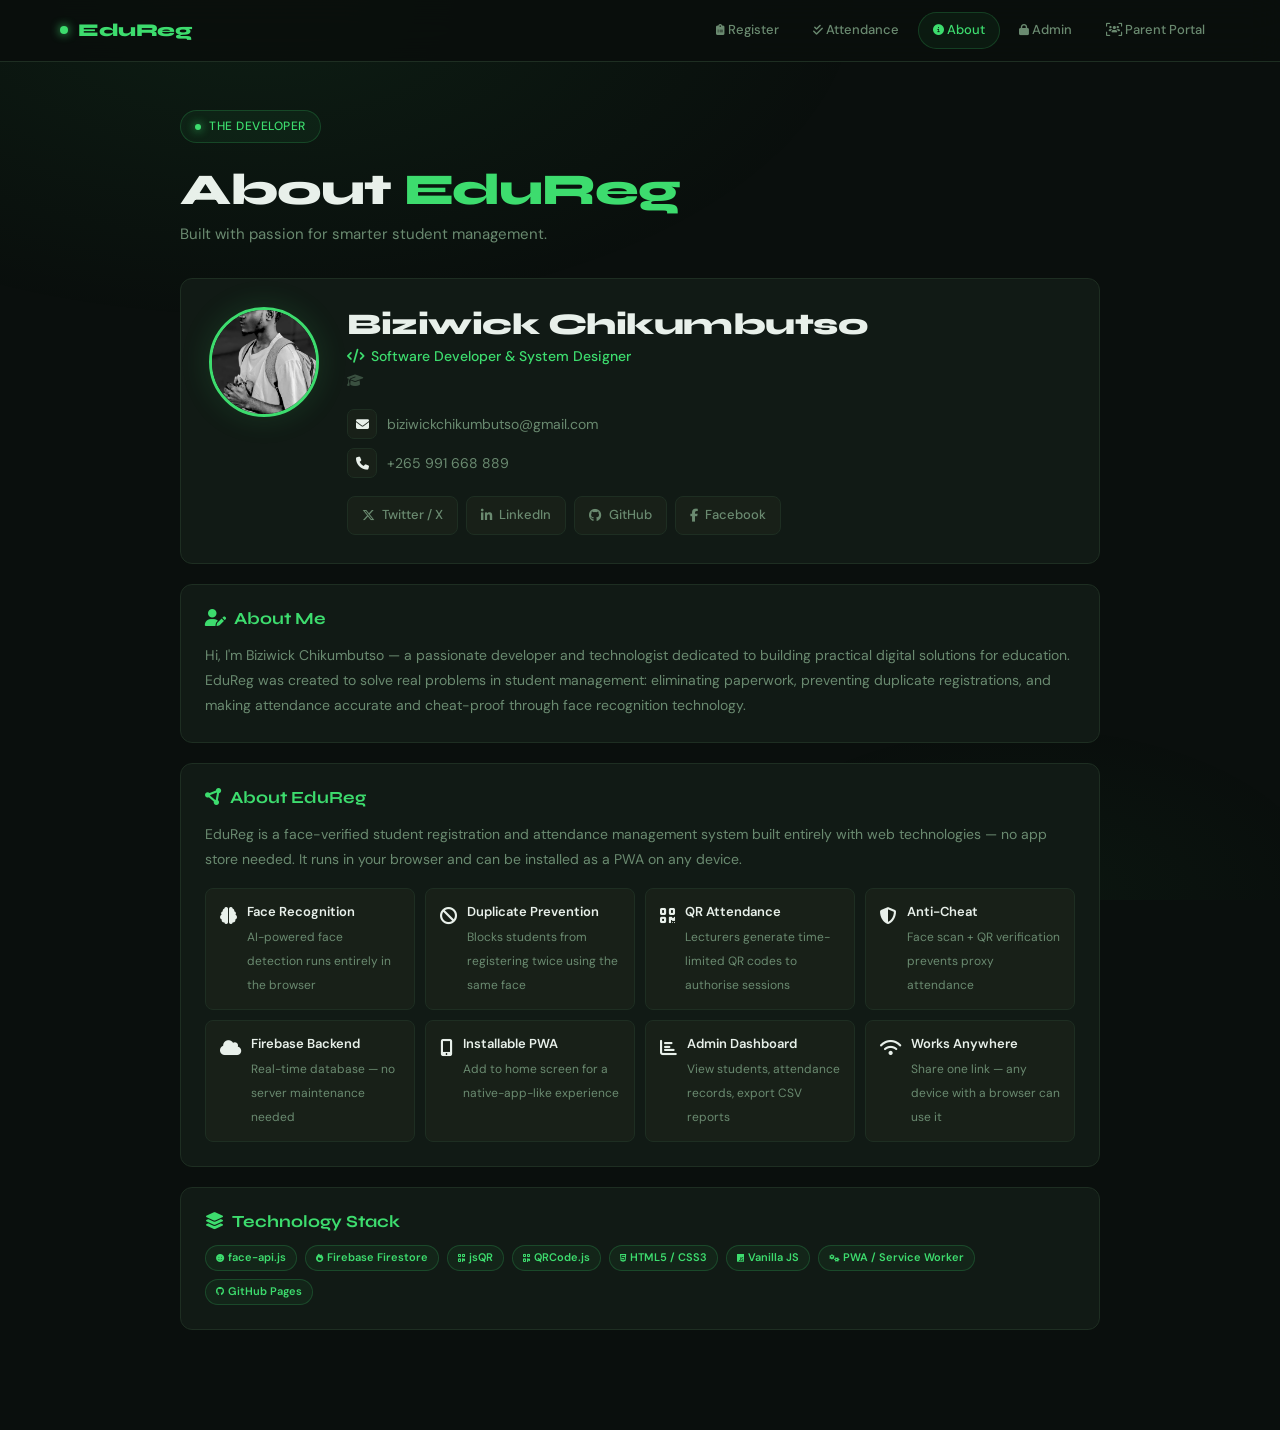
<file: about.html>
<!DOCTYPE html>
<html lang="en">
<head>
  <meta charset="UTF-8"/>
  <meta name="viewport" content="width=device-width, initial-scale=1.0"/>
  <meta name="theme-color" content="#3ddc6e"/>
  <link rel="manifest" href="manifest.json"/>
  <title>About — EduReg</title>
  <link rel="stylesheet" href="style.css"/>
  <link rel="stylesheet" href="https://cdnjs.cloudflare.com/ajax/libs/font-awesome/6.5.0/css/all.min.css"/>
</head>
<body>
<nav class="nav">
  <div class="nav-inner">
    <a href="index.html" class="nav-logo"><span class="nav-logo-dot"></span>EduReg</a>
    <div class="nav-links">
      <a href="index.html" class="nav-link"><i class="fa-solid fa-clipboard-list fa-sm"></i> Register</a>
      <a href="attendance.html" class="nav-link"><i class="fa-solid fa-check-double fa-sm"></i> Attendance</a>
      <a href="about.html" class="nav-link active"><i class="fa-solid fa-circle-info fa-sm"></i> About</a>
      <a href="admin.html" class="nav-link"><i class="fa-solid fa-lock fa-sm"></i> Admin</a>
      <!-- Add to nav-links in all pages -->
      <a href="parent.html" class="nav-link"><i class="fa-solid fa-users-viewfinder"></i> Parent Portal</a>
    </div>
    <button class="nav-burger" id="burgerBtn" onclick="toggleMenu()" aria-label="Menu">
      <span></span><span></span><span></span>
    </button>
  </div>
</nav>
<div class="nav-drawer" id="navDrawer">
  <a href="index.html" class="nav-link"><i class="fa-solid fa-clipboard-list"></i> Register</a>
  <a href="attendance.html" class="nav-link"><i class="fa-solid fa-check-double"></i> Attendance</a>
  <a href="about.html" class="nav-link active"><i class="fa-solid fa-circle-info"></i> About</a>
  <a href="admin.html" class="nav-link"><i class="fa-solid fa-lock"></i> Admin Panel</a>
</div>

<div class="container" style="padding-bottom:80px;">
  <div class="about-hero">
    <div class="hero-badge"><span class="nav-logo-dot" style="width:6px;height:6px;"></span>The Developer</div>
    <h1 style="font-size:clamp(26px,5vw,44px);font-weight:800;letter-spacing:-1px;margin-bottom:6px;">About <span style="color:var(--accent)">EduReg</span></h1>
    <p style="color:var(--text-muted);font-size:15px;">Built with passion for smarter student management.</p>
  </div>

  <!-- PROFILE CARD -->
  <div class="about-card">
    <img class="about-avatar" src="[data-uri]" alt="Biziwick Chikumbutso" style="object-fit:cover;"/>
    <div class="about-info">
      <h1>Biziwick Chikumbutso</h1>
      <p class="about-role"><i class="fa-solid fa-code" style="margin-right:6px;"></i>Software Developer &amp; System Designer</p>
      <p class="about-uni"><i class="fa-solid fa-graduation-cap" style="margin-right:6px;color:var(--text-dim);"></i><!-- SET YOUR UNIVERSITY/INSTITUTION HERE --></p>

      <div class="about-contacts">
        <div class="about-contact-row">
          <div class="contact-icon"><i class="fa-solid fa-envelope"></i></div>
          <a href="mailto:biziwickchikumbutso@gmail.com">biziwickchikumbutso@gmail.com</a>
        </div>
        <div class="about-contact-row">
          <div class="contact-icon"><i class="fa-solid fa-phone"></i></div>
          <a href="tel:+265991668889">+265 991 668 889</a>
        </div>
      </div>

      <div class="socials-row">
        <a href="#" class="social-btn" target="_blank">
          <i class="fa-brands fa-x-twitter"></i> Twitter / X
        </a>
        <a href="#" class="social-btn" target="_blank">
          <i class="fa-brands fa-linkedin-in"></i> LinkedIn
        </a>
        <a href="#" class="social-btn" target="_blank">
          <i class="fa-brands fa-github"></i> GitHub
        </a>
        <a href="#" class="social-btn" target="_blank">
          <i class="fa-brands fa-facebook-f"></i> Facebook
        </a>
      </div>
    </div>
  </div>

  <!-- BIO -->
  <div class="about-section">
    <h2><i class="fa-solid fa-user-pen" style="margin-right:8px;"></i>About Me</h2>
    <p>Hi, I'm Biziwick Chikumbutso — a passionate developer and technologist dedicated to building practical digital solutions for education. EduReg was created to solve real problems in student management: eliminating paperwork, preventing duplicate registrations, and making attendance accurate and cheat-proof through face recognition technology.</p>
  </div>

  <!-- SYSTEM INFO -->
  <div class="about-section">
    <h2><i class="fa-solid fa-circle-nodes" style="margin-right:8px;"></i>About EduReg</h2>
    <p style="margin-bottom:16px;">EduReg is a face-verified student registration and attendance management system built entirely with web technologies — no app store needed. It runs in your browser and can be installed as a PWA on any device.</p>
    <div class="feature-list">
      <div class="feature-item">
        <span class="feature-item-icon"><i class="fa-solid fa-brain"></i></span>
        <div class="feature-item-text">
          <strong>Face Recognition</strong>
          <span>AI-powered face detection runs entirely in the browser</span>
        </div>
      </div>
      <div class="feature-item">
        <span class="feature-item-icon"><i class="fa-solid fa-ban"></i></span>
        <div class="feature-item-text">
          <strong>Duplicate Prevention</strong>
          <span>Blocks students from registering twice using the same face</span>
        </div>
      </div>
      <div class="feature-item">
        <span class="feature-item-icon"><i class="fa-solid fa-qrcode"></i></span>
        <div class="feature-item-text">
          <strong>QR Attendance</strong>
          <span>Lecturers generate time-limited QR codes to authorise sessions</span>
        </div>
      </div>
      <div class="feature-item">
        <span class="feature-item-icon"><i class="fa-solid fa-shield-halved"></i></span>
        <div class="feature-item-text">
          <strong>Anti-Cheat</strong>
          <span>Face scan + QR verification prevents proxy attendance</span>
        </div>
      </div>
      <div class="feature-item">
        <span class="feature-item-icon"><i class="fa-solid fa-cloud"></i></span>
        <div class="feature-item-text">
          <strong>Firebase Backend</strong>
          <span>Real-time database — no server maintenance needed</span>
        </div>
      </div>
      <div class="feature-item">
        <span class="feature-item-icon"><i class="fa-solid fa-mobile-screen-button"></i></span>
        <div class="feature-item-text">
          <strong>Installable PWA</strong>
          <span>Add to home screen for a native-app-like experience</span>
        </div>
      </div>
      <div class="feature-item">
        <span class="feature-item-icon"><i class="fa-solid fa-chart-bar"></i></span>
        <div class="feature-item-text">
          <strong>Admin Dashboard</strong>
          <span>View students, attendance records, export CSV reports</span>
        </div>
      </div>
      <div class="feature-item">
        <span class="feature-item-icon"><i class="fa-solid fa-wifi"></i></span>
        <div class="feature-item-text">
          <strong>Works Anywhere</strong>
          <span>Share one link — any device with a browser can use it</span>
        </div>
      </div>
    </div>
  </div>

  <!-- STACK -->
  <div class="about-section">
    <h2><i class="fa-solid fa-layer-group" style="margin-right:8px;"></i>Technology Stack</h2>
    <div style="display:flex;gap:8px;flex-wrap:wrap;margin-top:4px;">
      <span class="badge"><i class="fa-solid fa-face-smile fa-xs" style="margin-right:4px;"></i>face-api.js</span>
      <span class="badge"><i class="fa-solid fa-fire fa-xs" style="margin-right:4px;"></i>Firebase Firestore</span>
      <span class="badge"><i class="fa-solid fa-qrcode fa-xs" style="margin-right:4px;"></i>jsQR</span>
      <span class="badge"><i class="fa-solid fa-qrcode fa-xs" style="margin-right:4px;"></i>QRCode.js</span>
      <span class="badge"><i class="fa-brands fa-html5 fa-xs" style="margin-right:4px;"></i>HTML5 / CSS3</span>
      <span class="badge"><i class="fa-brands fa-js fa-xs" style="margin-right:4px;"></i>Vanilla JS</span>
      <span class="badge"><i class="fa-solid fa-gears fa-xs" style="margin-right:4px;"></i>PWA / Service Worker</span>
      <span class="badge"><i class="fa-brands fa-github fa-xs" style="margin-right:4px;"></i>GitHub Pages</span>
    </div>
  </div>
</div>

<div class="toast-container" id="toastContainer"></div>

<script>
function toggleMenu(){ const b=document.getElementById('burgerBtn'),d=document.getElementById('navDrawer'); b.classList.toggle('open'); d.classList.toggle('open'); }
window.toggleMenu=toggleMenu;
document.getElementById('navDrawer').querySelectorAll('.nav-link').forEach(l=>l.addEventListener('click',()=>{ document.getElementById('burgerBtn').classList.remove('open'); document.getElementById('navDrawer').classList.remove('open'); }));
</script>
</body>
</html>
</file>
<file: style.css>
@import url('https://fonts.googleapis.com/css2?family=Syne:wght@400;600;700;800&family=DM+Sans:ital,wght@0,300;0,400;0,500;1,300&display=swap');

*, *::before, *::after { box-sizing: border-box; margin: 0; padding: 0; }

:root {
  --bg: #0a0f0d;
  --surface: #111a15;
  --surface2: #182018;
  --border: #1e2e22;
  --accent: #3ddc6e;
  --accent-dim: #2aad52;
  --accent-glow: rgba(61,220,110,0.15);
  --accent-glow2: rgba(61,220,110,0.06);
  --text: #e8f0ea;
  --text-muted: #6a8a70;
  --text-dim: #3a5040;
  --danger: #f05a5a;
  --warn: #f0b429;
  --info: #5ab4f0;
  --radius: 12px;
  --radius-sm: 8px;
  --nav-h: 62px;
}

html { scroll-behavior: smooth; }

body {
  font-family: 'DM Sans', sans-serif;
  background: var(--bg);
  color: var(--text);
  min-height: 100vh;
  line-height: 1.6;
  font-size: 15px;
  -webkit-tap-highlight-color: transparent;
}

body::before {
  content: '';
  position: fixed;
  inset: 0;
  background-image: radial-gradient(ellipse 80% 60% at 20% 0%, rgba(61,220,110,0.07) 0%, transparent 60%),
                    radial-gradient(ellipse 50% 40% at 80% 100%, rgba(61,220,110,0.04) 0%, transparent 50%);
  pointer-events: none;
  z-index: 0;
}

h1, h2, h3, h4 { font-family: 'Syne', sans-serif; line-height: 1.15; }

.container { max-width: 960px; margin: 0 auto; padding: 0 20px; position: relative; z-index: 1; }
.container--wide { max-width: 1200px; margin: 0 auto; padding: 0 20px; position: relative; z-index: 1; }

.nav {
  position: sticky;
  top: 0;
  z-index: 100;
  background: rgba(10,15,13,0.92);
  backdrop-filter: blur(16px);
  border-bottom: 1px solid var(--border);
  height: var(--nav-h);
}
.nav-inner {
  display: flex;
  align-items: center;
  justify-content: space-between;
  max-width: 1200px;
  margin: 0 auto;
  padding: 0 20px;
  height: 100%;
}
.nav-logo {
  font-family: 'Syne', sans-serif;
  font-weight: 800;
  font-size: 18px;
  color: var(--accent);
  letter-spacing: -0.5px;
  text-decoration: none;
  display: flex;
  align-items: center;
  gap: 10px;
  flex-shrink: 0;
  z-index: 201;
}
.nav-logo-dot {
  width: 8px;
  height: 8px;
  border-radius: 50%;
  background: var(--accent);
  box-shadow: 0 0 10px var(--accent);
  animation: pulse 2s ease-in-out infinite;
}
.nav-links { display: flex; align-items: center; gap: 4px; }
.nav-link {
  color: var(--text-muted);
  text-decoration: none;
  font-size: 13px;
  font-weight: 500;
  padding: 7px 14px;
  border-radius: 20px;
  border: 1px solid transparent;
  transition: all 0.2s;
  white-space: nowrap;
}
.nav-link:hover { color: var(--accent); border-color: var(--border); }
.nav-link.active { color: var(--accent); background: var(--accent-glow2); border-color: rgba(61,220,110,0.2); }
.nav-burger {
  display: none;
  background: none;
  border: none;
  cursor: pointer;
  color: var(--text-muted);
  padding: 8px;
  flex-direction: column;
  gap: 5px;
  z-index: 201;
}
.nav-burger span { display: block; width: 22px; height: 2px; background: currentColor; border-radius: 2px; transition: all 0.3s; }
.nav-burger.open span:nth-child(1) { transform: translateY(7px) rotate(45deg); }
.nav-burger.open span:nth-child(2) { opacity: 0; transform: scaleX(0); }
.nav-burger.open span:nth-child(3) { transform: translateY(-7px) rotate(-45deg); }
.nav-drawer {
  display: none;
  position: fixed;
  top: var(--nav-h);
  left: 0;
  right: 0;
  bottom: 0;
  background: rgba(10,15,13,0.98);
  backdrop-filter: blur(20px);
  z-index: 99;
  flex-direction: column;
  padding: 28px 20px;
  gap: 6px;
  overflow-y: auto;
  transform: translateX(100%);
  transition: transform 0.3s ease;
}
.nav-drawer.open { transform: translateX(0); }
.nav-drawer .nav-link { font-size: 17px; padding: 14px 18px; border-radius: var(--radius-sm); border: 1px solid var(--border); display: block; }
.nav-drawer .nav-link:hover { background: var(--surface); }
@media (max-width: 768px) {
  .nav-links { display: none; }
  .nav-burger { display: flex; }
  .nav-drawer { display: flex; }
}

.hero { padding: 56px 0 36px; text-align: center; }
.hero-badge {
  display: inline-flex;
  align-items: center;
  gap: 8px;
  background: var(--accent-glow2);
  border: 1px solid rgba(61,220,110,0.2);
  color: var(--accent);
  font-size: 12px;
  font-weight: 500;
  padding: 6px 14px;
  border-radius: 20px;
  margin-bottom: 22px;
  letter-spacing: 0.5px;
  text-transform: uppercase;
}
.hero h1 { font-size: clamp(26px, 6vw, 52px); font-weight: 800; letter-spacing: -1.5px; color: var(--text); margin-bottom: 14px; }
.hero h1 span { color: var(--accent); }
.hero p { font-size: 16px; color: var(--text-muted); max-width: 460px; margin: 0 auto 28px; }

.card { background: var(--surface); border: 1px solid var(--border); border-radius: var(--radius); padding: 28px; }
@media (max-width: 480px) { .card { padding: 18px 15px; } }
.card--glow { box-shadow: 0 0 40px var(--accent-glow2), 0 0 0 1px rgba(61,220,110,0.08); }

.steps { display: flex; margin-bottom: 28px; border-radius: var(--radius); overflow: hidden; border: 1px solid var(--border); }
.step { flex: 1; padding: 12px 10px; display: flex; align-items: center; gap: 8px; background: var(--surface); border-right: 1px solid var(--border); color: var(--text-dim); font-size: 12px; font-weight: 500; cursor: default; transition: all 0.3s; }
.step:last-child { border-right: none; }
.step-num { width: 22px; height: 22px; border-radius: 50%; background: var(--surface2); border: 1px solid var(--border); display: flex; align-items: center; justify-content: center; font-size: 10px; font-weight: 700; flex-shrink: 0; font-family: 'Syne', sans-serif; transition: all 0.3s; }
.step.active { color: var(--accent); background: var(--accent-glow2); }
.step.active .step-num { background: var(--accent); color: var(--bg); border-color: var(--accent); box-shadow: 0 0 12px rgba(61,220,110,0.4); }
.step.done .step-num { background: var(--accent-dim); color: var(--bg); border-color: var(--accent-dim); }
@media (max-width: 480px) { .step-label { display: none; } .step { justify-content: center; } }

.camera-wrap { position: relative; width: 100%; max-width: 420px; margin: 0 auto 18px; border-radius: var(--radius); overflow: hidden; border: 1px solid var(--border); background: #060a08; aspect-ratio: 4/3; }
.camera-wrap video, .camera-wrap canvas { width: 100%; height: 100%; object-fit: cover; display: block; }
.camera-wrap canvas { position: absolute; inset: 0; }
.camera-overlay { position: absolute; inset: 0; display: flex; align-items: center; justify-content: center; flex-direction: column; gap: 12px; background: rgba(6,10,8,0.7); transition: opacity 0.4s; }
.camera-overlay.hidden { opacity: 0; pointer-events: none; }
.camera-scan-ring { width: 130px; height: 130px; border-radius: 50%; border: 2px solid var(--accent); box-shadow: 0 0 30px var(--accent-glow), inset 0 0 30px var(--accent-glow); animation: scanRing 2s ease-in-out infinite; }
@keyframes scanRing { 0%,100%{box-shadow:0 0 20px var(--accent-glow),inset 0 0 20px var(--accent-glow)} 50%{box-shadow:0 0 40px rgba(61,220,110,0.3),inset 0 0 40px rgba(61,220,110,0.1)} }
.camera-status { font-size: 12px; color: var(--text-muted); font-family: 'Syne', sans-serif; letter-spacing: 0.5px; text-align: center; padding: 0 16px; }
.face-detected-bar { position: absolute; bottom: 0; left: 0; right: 0; padding: 10px 14px; background: linear-gradient(to top, rgba(6,10,8,0.9), transparent); font-size: 12px; font-weight: 500; color: var(--accent); font-family: 'Syne', sans-serif; letter-spacing: 0.5px; display: flex; align-items: center; gap: 8px; opacity: 0; transition: opacity 0.3s; }
.face-detected-bar.show { opacity: 1; }
.face-dot { width: 6px; height: 6px; border-radius: 50%; background: var(--accent); animation: pulse 1s ease-in-out infinite; }
.cam-switch-btn {
  position: absolute;
  top: 10px;
  right: 10px;
  width: 38px;
  height: 38px;
  border-radius: 50%;
  background: rgba(10,15,13,0.75);
  border: 1px solid rgba(61,220,110,0.35);
  color: var(--accent);
  font-size: 16px;
  display: flex;
  align-items: center;
  justify-content: center;
  cursor: pointer;
  z-index: 10;
  backdrop-filter: blur(8px);
  transition: background 0.2s, transform 0.2s;
}
.cam-switch-btn:hover { background: rgba(61,220,110,0.15); transform: rotate(30deg); }
.cam-switch-btn:active { transform: rotate(180deg) scale(0.9); }

.alert { border-radius: var(--radius-sm); padding: 13px 16px; margin-bottom: 16px; display: none; align-items: flex-start; gap: 10px; font-size: 14px; }
.alert.show { display: flex; }
.alert-danger { background: rgba(240,90,90,0.08); border: 1px solid rgba(240,90,90,0.3); }
.alert-warn { background: rgba(240,180,41,0.08); border: 1px solid rgba(240,180,41,0.3); }
.alert-success { background: rgba(61,220,110,0.08); border: 1px solid rgba(61,220,110,0.3); }
.alert-icon { font-size: 16px; flex-shrink: 0; margin-top: 1px; }
.alert h4 { font-family: 'Syne', sans-serif; font-size: 13px; margin-bottom: 3px; }
.alert-danger h4 { color: var(--danger); }
.alert-warn h4 { color: var(--warn); }
.alert-success h4 { color: var(--accent); }
.alert p { color: var(--text-muted); font-size: 13px; }

.form-grid { display: grid; grid-template-columns: 1fr 1fr; gap: 14px; }
@media (max-width: 580px) { .form-grid { grid-template-columns: 1fr; } }
.field { display: flex; flex-direction: column; gap: 6px; }
.field.full { grid-column: 1/-1; }
label { font-size: 11px; font-weight: 500; color: var(--text-muted); letter-spacing: 0.5px; text-transform: uppercase; }
input, select, textarea { background: var(--surface2); border: 1px solid var(--border); border-radius: var(--radius-sm); color: var(--text); font-family: 'DM Sans', sans-serif; font-size: 15px; padding: 12px 14px; outline: none; transition: border-color 0.2s, box-shadow 0.2s; width: 100%; }
input:focus, select:focus, textarea:focus { border-color: var(--accent); box-shadow: 0 0 0 3px var(--accent-glow); }
input::placeholder, textarea::placeholder { color: var(--text-dim); }

.btn { display: inline-flex; align-items: center; justify-content: center; gap: 8px; font-family: 'Syne', sans-serif; font-size: 14px; font-weight: 700; padding: 12px 22px; border-radius: var(--radius-sm); border: none; cursor: pointer; transition: all 0.2s; letter-spacing: 0.3px; text-decoration: none; white-space: nowrap; }
.btn-primary { background: var(--accent); color: var(--bg); box-shadow: 0 4px 20px rgba(61,220,110,0.3); }
.btn-primary:hover { background: #4fff85; box-shadow: 0 4px 28px rgba(61,220,110,0.5); transform: translateY(-1px); }
.btn-primary:active { transform: translateY(0); }
.btn-primary:disabled { opacity: 0.4; cursor: not-allowed; transform: none; box-shadow: none; }
.btn-outline { background: transparent; color: var(--text-muted); border: 1px solid var(--border); }
.btn-outline:hover { border-color: var(--accent); color: var(--accent); }
.btn-danger { background: var(--danger); color: #fff; }
.btn-danger:hover { background: #e04040; transform: translateY(-1px); }
.btn-sm { padding: 7px 13px; font-size: 12px; }
.btn-full { width: 100%; }

.photo-preview { width: 68px; height: 68px; border-radius: 50%; border: 2px solid var(--accent); object-fit: cover; box-shadow: 0 0 16px var(--accent-glow); display: none; }
.photo-preview.show { display: block; }
.success-screen { text-align: center; padding: 40px 16px; display: none; }
.success-screen.show { display: block; }
.success-icon { width: 70px; height: 70px; border-radius: 50%; background: var(--accent-glow); border: 2px solid var(--accent); display: flex; align-items: center; justify-content: center; font-size: 26px; margin: 0 auto 18px; box-shadow: 0 0 40px var(--accent-glow); }
.success-screen h2 { font-size: 24px; font-weight: 800; margin-bottom: 8px; }
.success-screen p { color: var(--text-muted); margin-bottom: 24px; font-size: 14px; }

.login-wrap { min-height: 100vh; display: flex; align-items: center; justify-content: center; padding: 20px; }
.login-card { width: 100%; max-width: 400px; }
.login-card h1 { font-size: 26px; font-weight: 800; margin-bottom: 6px; }
.login-card p { color: var(--text-muted); font-size: 14px; margin-bottom: 26px; }

.admin-header { display: flex; align-items: flex-start; justify-content: space-between; padding: 24px 0 18px; gap: 12px; flex-wrap: wrap; }
.admin-header h1 { font-size: clamp(20px,4vw,28px); font-weight: 800; letter-spacing: -0.5px; }
.stats-row { display: grid; grid-template-columns: repeat(auto-fit, minmax(140px,1fr)); gap: 12px; margin-bottom: 22px; }
.stat-card { background: var(--surface); border: 1px solid var(--border); border-radius: var(--radius); padding: 16px 18px; overflow: hidden; min-width: 0; }
.stat-label { font-size: 11px; color: var(--text-muted); text-transform: uppercase; letter-spacing: 0.5px; margin-bottom: 6px; }
.stat-value { font-family: 'Syne', sans-serif; font-size: 26px; font-weight: 800; color: var(--accent); line-height: 1.1; word-break: break-word; overflow-wrap: anywhere; }
.stat-sub { font-size: 11px; color: var(--text-dim); margin-top: 3px; }

.admin-tabs { display: flex; gap: 2px; margin-bottom: 22px; border-bottom: 1px solid var(--border); overflow-x: auto; }
.admin-tabs::-webkit-scrollbar { display: none; }
.tab-btn { padding: 10px 16px; background: none; border: none; cursor: pointer; color: var(--text-muted); font-family: 'Syne', sans-serif; font-size: 13px; font-weight: 700; border-bottom: 2px solid transparent; margin-bottom: -1px; white-space: nowrap; transition: all 0.2s; }
.tab-btn:hover { color: var(--text); }
.tab-btn.active { color: var(--accent); border-bottom-color: var(--accent); }
.tab-panel, .dashboard-tab, .parent-tab { display: none; }
.tab-panel.active, .dashboard-tab.active, .parent-tab.active { display: block; }

.toolbar { display: flex; gap: 10px; margin-bottom: 14px; flex-wrap: wrap; }
.search-wrap { position: relative; flex: 1; min-width: 150px; }
.search-wrap input { padding-left: 36px; }
.search-icon { position: absolute; left: 12px; top: 50%; transform: translateY(-50%); color: var(--text-dim); font-size: 14px; pointer-events: none; }
@media (max-width: 600px) { .toolbar { flex-direction: column; } }

.table-wrap { background: var(--surface); border: 1px solid var(--border); border-radius: var(--radius); overflow: hidden; }
table { width: 100%; border-collapse: collapse; }
thead th { text-align: left; padding: 11px 14px; font-family: 'Syne', sans-serif; font-size: 10px; font-weight: 700; color: var(--text-muted); text-transform: uppercase; letter-spacing: 0.8px; background: var(--surface2); border-bottom: 1px solid var(--border); white-space: nowrap; }
tbody tr { border-bottom: 1px solid var(--border); transition: background 0.15s; }
tbody tr:last-child { border-bottom: none; }
tbody tr:hover { background: var(--surface2); }
tbody td { padding: 11px 14px; font-size: 13px; vertical-align: middle; }
.td-name { display: flex; align-items: center; gap: 10px; }
.td-avatar { width: 32px; height: 32px; border-radius: 50%; object-fit: cover; border: 1px solid var(--border); background: var(--surface2); flex-shrink: 0; display: flex; align-items: center; justify-content: center; }
.td-name-text { font-weight: 500; font-size: 13px; }
.td-id { font-family: monospace; font-size: 11px; color: var(--text-muted); }
@media (max-width: 680px) {
  .table-wrap { overflow: visible; background: transparent; border: none; }
  table, thead, tbody, tr, td, th { display: block; }
  thead { display: none; }
  tbody tr { background: var(--surface); border: 1px solid var(--border); border-radius: var(--radius-sm); margin-bottom: 10px; padding: 14px 15px; display: flex; flex-wrap: wrap; gap: 8px 12px; }
  tbody td { padding: 0; border: none; }
  td[data-label]::before { content: attr(data-label); display: block; font-size: 10px; color: var(--text-dim); text-transform: uppercase; letter-spacing: 0.4px; margin-bottom: 2px; }
  td.col-name { width: 100%; }
  td.col-id, td.col-year { width: calc(50% - 6px); }
  td.col-course, td.col-email { width: 100%; }
  td.col-date { width: calc(50% - 6px); }
  td.col-actions { width: 100%; margin-top: 4px; display: flex; gap: 8px; }
  td.col-actions .btn { flex: 1; }
}

.badge { display: inline-flex; align-items: center; padding: 3px 10px; border-radius: 20px; font-size: 11px; font-weight: 600; background: var(--accent-glow2); color: var(--accent); border: 1px solid rgba(61,220,110,0.2); }
.badge-success { background: rgba(61,220,110,0.2); color: var(--accent); }
.badge-warn { background: rgba(240,180,41,0.2); color: var(--warn); }
.badge-danger { background: rgba(240,90,90,0.2); color: var(--danger); }
.badge-info { background: rgba(90,180,240,0.1); color: var(--info); border-color: rgba(90,180,240,0.3); }

.empty-state { text-align: center; padding: 48px 20px; color: var(--text-muted); }
.empty-state p { font-size: 14px; margin-top: 8px; }

.modal-backdrop { position: fixed; inset: 0; background: rgba(0,0,0,0.75); backdrop-filter: blur(4px); z-index: 200; display: flex; align-items: center; justify-content: center; padding: 14px; opacity: 0; pointer-events: none; transition: opacity 0.3s; }
.modal-backdrop.show { opacity: 1; pointer-events: all; }
.modal { background: var(--surface); border: 1px solid var(--border); border-radius: var(--radius); padding: 24px; max-width: 500px; width: 100%; max-height: 90vh; overflow-y: auto; transform: scale(0.95); transition: transform 0.3s; }
.modal-backdrop.show .modal { transform: scale(1); }
.modal-header { display: flex; align-items: flex-start; justify-content: space-between; margin-bottom: 18px; gap: 10px; }
.modal-header h3 { font-size: 18px; font-weight: 800; }
.modal-close { background: none; border: none; color: var(--text-muted); cursor: pointer; font-size: 20px; padding: 4px; line-height: 1; flex-shrink: 0; }
.modal-photo { width: 70px; height: 70px; border-radius: 50%; object-fit: cover; border: 2px solid var(--accent); margin-bottom: 14px; }
.detail-grid { display: grid; grid-template-columns: 1fr 1fr; gap: 14px; }
@media (max-width: 400px) { .detail-grid { grid-template-columns: 1fr; } }
.detail-item label { display: block; font-size: 10px; color: var(--text-muted); text-transform: uppercase; letter-spacing: 0.5px; margin-bottom: 2px; }
.detail-item p { font-size: 14px; color: var(--text); }

.qr-display { background: #fff; border-radius: var(--radius); padding: 18px; display: inline-block; }
.qr-session-card { background: var(--surface2); border: 1px solid var(--border); border-radius: var(--radius); padding: 22px; text-align: center; margin-bottom: 16px; }
.qr-session-card h3 { font-size: 17px; font-weight: 800; margin-bottom: 4px; }
.session-timer { font-family: 'Syne', sans-serif; font-size: 32px; font-weight: 800; color: var(--accent); letter-spacing: 2px; margin: 14px 0; background: var(--surface); padding: 8px 20px; border-radius: 40px; display: inline-block; }
.session-timer.warn { color: var(--warn); animation: timerPulse 1s ease-in-out infinite; background: rgba(240,180,41,0.1); }
@keyframes timerPulse { 0%,100%{opacity:1} 50%{opacity:0.7} }

.attendance-result { border-radius: var(--radius); padding: 22px; text-align: center; display: none; margin-top: 18px; }
.attendance-result.show { display: block; }
.attendance-result.success-res { background: rgba(61,220,110,0.08); border: 1px solid rgba(61,220,110,0.3); }
.attendance-result.fail-res { background: rgba(240,90,90,0.08); border: 1px solid rgba(240,90,90,0.3); }
.att-avatar { width: 72px; height: 72px; border-radius: 50%; object-fit: cover; border: 3px solid var(--accent); margin: 0 auto 14px; display: block; }
.att-record { display: flex; align-items: center; gap: 12px; padding: 11px 0; border-bottom: 1px solid var(--border); }
.att-record:last-child { border-bottom: none; }
.att-record-avatar { width: 36px; height: 36px; border-radius: 50%; object-fit: cover; background: var(--surface2); border: 1px solid var(--border); display: flex; align-items: center; justify-content: center; font-size: 14px; flex-shrink: 0; }
.att-record-name { font-weight: 500; font-size: 14px; }
.att-record-meta { font-size: 12px; color: var(--text-muted); }
.att-record-time { margin-left: auto; font-size: 12px; color: var(--text-dim); font-family: monospace; flex-shrink: 0; }

.about-hero { padding: 48px 0 32px; }
.about-card { display: flex; gap: 28px; align-items: flex-start; flex-wrap: wrap; background: var(--surface); border: 1px solid var(--border); border-radius: var(--radius); padding: 28px; margin-bottom: 20px; }
.about-avatar { width: 110px; height: 110px; border-radius: 50%; border: 3px solid var(--accent); object-fit: cover; box-shadow: 0 0 30px var(--accent-glow); flex-shrink: 0; }
.about-info { flex: 1; min-width: 180px; }
.about-info h1 { font-size: clamp(20px,4vw,30px); font-weight: 800; letter-spacing: -0.5px; margin-bottom: 4px; }
.about-role { color: var(--accent); font-size: 14px; font-weight: 500; margin-bottom: 3px; }
.about-uni { color: var(--text-muted); font-size: 13px; margin-bottom: 18px; }
.about-contacts { display: flex; flex-direction: column; gap: 9px; }
.about-contact-row { display: flex; align-items: center; gap: 10px; font-size: 14px; }
.about-contact-row a { color: var(--text-muted); text-decoration: none; transition: color 0.2s; }
.about-contact-row a:hover { color: var(--accent); }
.contact-icon { width: 30px; height: 30px; border-radius: 7px; background: var(--surface2); border: 1px solid var(--border); display: flex; align-items: center; justify-content: center; font-size: 13px; flex-shrink: 0; }
.socials-row { display: flex; gap: 8px; flex-wrap: wrap; margin-top: 18px; }
.social-btn { display: flex; align-items: center; gap: 7px; padding: 8px 14px; border-radius: var(--radius-sm); background: var(--surface2); border: 1px solid var(--border); color: var(--text-muted); text-decoration: none; font-size: 13px; font-weight: 500; transition: all 0.2s; }
.social-btn:hover { border-color: var(--accent); color: var(--accent); }
.about-section { background: var(--surface); border: 1px solid var(--border); border-radius: var(--radius); padding: 24px; margin-bottom: 20px; }
.about-section h2 { font-size: 17px; margin-bottom: 14px; color: var(--accent); }
.about-section p { color: var(--text-muted); line-height: 1.8; font-size: 14px; }
.feature-list { display: grid; grid-template-columns: repeat(auto-fit, minmax(180px,1fr)); gap: 10px; margin-top: 4px; }
.feature-item { background: var(--surface2); border: 1px solid var(--border); border-radius: var(--radius-sm); padding: 13px 14px; display: flex; align-items: flex-start; gap: 10px; }
.feature-item-icon { font-size: 17px; flex-shrink: 0; margin-top: 1px; }
.feature-item-text strong { display: block; font-size: 13px; font-weight: 600; margin-bottom: 1px; }
.feature-item-text span { font-size: 12px; color: var(--text-muted); }

.export-row { display: flex; gap: 8px; flex-wrap: wrap; }
.toast-container { position: fixed; bottom: 76px; right: 14px; z-index: 999; display: flex; flex-direction: column; gap: 8px; }
.toast { background: var(--surface); border: 1px solid var(--border); border-radius: var(--radius-sm); padding: 11px 16px; font-size: 13px; color: var(--text); box-shadow: 0 8px 32px rgba(0,0,0,0.4); min-width: 220px; max-width: 300px; display: flex; align-items: center; gap: 10px; animation: slideIn 0.3s ease; transition: opacity 0.3s; }
.toast.success { border-left: 3px solid var(--accent); }
.toast.error { border-left: 3px solid var(--danger); }
.toast.warn { border-left: 3px solid var(--warn); }
@keyframes slideIn { from{transform:translateX(110%);opacity:0} to{transform:translateX(0);opacity:1} }

.spinner { width: 15px; height: 15px; border: 2px solid rgba(0,0,0,0.2); border-top-color: var(--bg); border-radius: 50%; animation: spin 0.7s linear infinite; flex-shrink: 0; }
.spinner-light { border-color: rgba(255,255,255,0.2); border-top-color: #fff; }
@keyframes spin { to{transform:rotate(360deg)} }
@keyframes pulse { 0%,100%{opacity:1;transform:scale(1)} 50%{opacity:0.6;transform:scale(0.8)} }
.divider { border: none; border-top: 1px solid var(--border); margin: 18px 0; }

.lightbox-backdrop {
  position: fixed;
  inset: 0;
  background: rgba(0,0,0,0.92);
  z-index: 1000;
  display: flex;
  align-items: center;
  justify-content: center;
  padding: 16px;
  opacity: 0;
  pointer-events: none;
  transition: opacity 0.25s ease;
  backdrop-filter: blur(6px);
}
.lightbox-backdrop.show { opacity: 1; pointer-events: all; }
.lightbox-img { max-width: 100%; max-height: 90vh; object-fit: contain; border-radius: var(--radius); box-shadow: 0 0 60px rgba(61,220,110,0.2), 0 8px 64px rgba(0,0,0,0.8); transform: scale(0.93); transition: transform 0.25s ease; }
.lightbox-backdrop.show .lightbox-img { transform: scale(1); }
.lightbox-close {
  position: absolute;
  top: 18px;
  right: 18px;
  width: 40px;
  height: 40px;
  border-radius: 50%;
  background: rgba(255,255,255,0.1);
  border: 1px solid rgba(255,255,255,0.15);
  color: #fff;
  font-size: 18px;
  display: flex;
  align-items: center;
  justify-content: center;
  cursor: pointer;
  transition: background 0.2s;
}
.lightbox-close:hover { background: rgba(255,255,255,0.2); }

.pwa-modal-backdrop {
  position: fixed;
  inset: 0;
  z-index: 600;
  background: rgba(0,0,0,0.8);
  backdrop-filter: blur(6px);
  display: flex;
  align-items: flex-end;
  justify-content: center;
  padding: 0;
  opacity: 0;
  pointer-events: none;
  transition: opacity 0.3s ease;
}
.pwa-modal-backdrop.show { opacity: 1; pointer-events: all; }
.pwa-modal {
  background: var(--surface);
  border: 1px solid rgba(61,220,110,0.25);
  border-radius: 22px 22px 0 0;
  padding: 28px 24px 36px;
  width: 100%;
  max-width: 480px;
  position: relative;
  transform: translateY(100%);
  transition: transform 0.35s cubic-bezier(0.34,1.56,0.64,1);
}
.pwa-modal-backdrop.show .pwa-modal { transform: translateY(0); }
.pwa-modal-close {
  position: absolute;
  top: 16px;
  right: 16px;
  background: var(--surface2);
  border: 1px solid var(--border);
  color: var(--text-muted);
  width: 32px;
  height: 32px;
  border-radius: 50%;
  cursor: pointer;
  font-size: 15px;
  display: flex;
  align-items: center;
  justify-content: center;
}
.pwa-modal-icon {
  width: 64px;
  height: 64px;
  border-radius: 16px;
  background: var(--accent);
  color: var(--bg);
  display: flex;
  align-items: center;
  justify-content: center;
  font-size: 28px;
  margin: 0 auto 16px;
  box-shadow: 0 0 30px rgba(61,220,110,0.4);
}
.pwa-modal-title { font-size: 22px; font-weight: 800; text-align: center; margin-bottom: 8px; }
.pwa-modal-desc { color: var(--text-muted); font-size: 14px; text-align: center; margin-bottom: 20px; line-height: 1.6; }
.pwa-steps-list { display: flex; flex-direction: column; gap: 12px; background: var(--surface2); border: 1px solid var(--border); border-radius: var(--radius-sm); padding: 16px; margin-bottom: 16px; }
.pwa-step-row { display: flex; align-items: flex-start; gap: 12px; font-size: 14px; color: var(--text-muted); }
.pwa-step-num {
  min-width: 24px;
  height: 24px;
  border-radius: 50%;
  background: var(--accent);
  color: var(--bg);
  font-family: 'Syne', sans-serif;
  font-size: 12px;
  font-weight: 800;
  display: flex;
  align-items: center;
  justify-content: center;
  flex-shrink: 0;
  margin-top: 1px;
}
.pwa-fab {
  position: fixed;
  bottom: 20px;
  right: 16px;
  z-index: 500;
  background: var(--accent);
  color: var(--bg);
  border: none;
  border-radius: 30px;
  cursor: pointer;
  display: none;
  align-items: center;
  gap: 8px;
  padding: 12px 18px;
  font-family: 'Syne', sans-serif;
  font-size: 13px;
  font-weight: 700;
  box-shadow: 0 4px 24px rgba(61,220,110,0.5);
  animation: fabPop 0.4s cubic-bezier(0.34,1.56,0.64,1);
  transition: transform 0.2s, box-shadow 0.2s;
}
.pwa-fab:hover { transform: translateY(-2px); box-shadow: 0 8px 32px rgba(61,220,110,0.6); }
.pwa-fab:active { transform: scale(0.95); }
@keyframes fabPop { from{transform:scale(0) translateY(20px);opacity:0} to{transform:scale(1) translateY(0);opacity:1} }

.auth-tab {
  background: none;
  border: none;
  padding: 10px 20px;
  font-size: 14px;
  font-weight: 600;
  color: var(--text-muted);
  cursor: pointer;
  border-bottom: 2px solid transparent;
  transition: all 0.2s;
  font-family: 'Syne', sans-serif;
}
.auth-tab.active { color: var(--accent); border-bottom-color: var(--accent); }

.charts-row { display: grid; grid-template-columns: repeat(auto-fit, minmax(300px, 1fr)); gap: 20px; margin-bottom: 20px; }
.verification-section { margin-bottom: 20px; }
</file>
